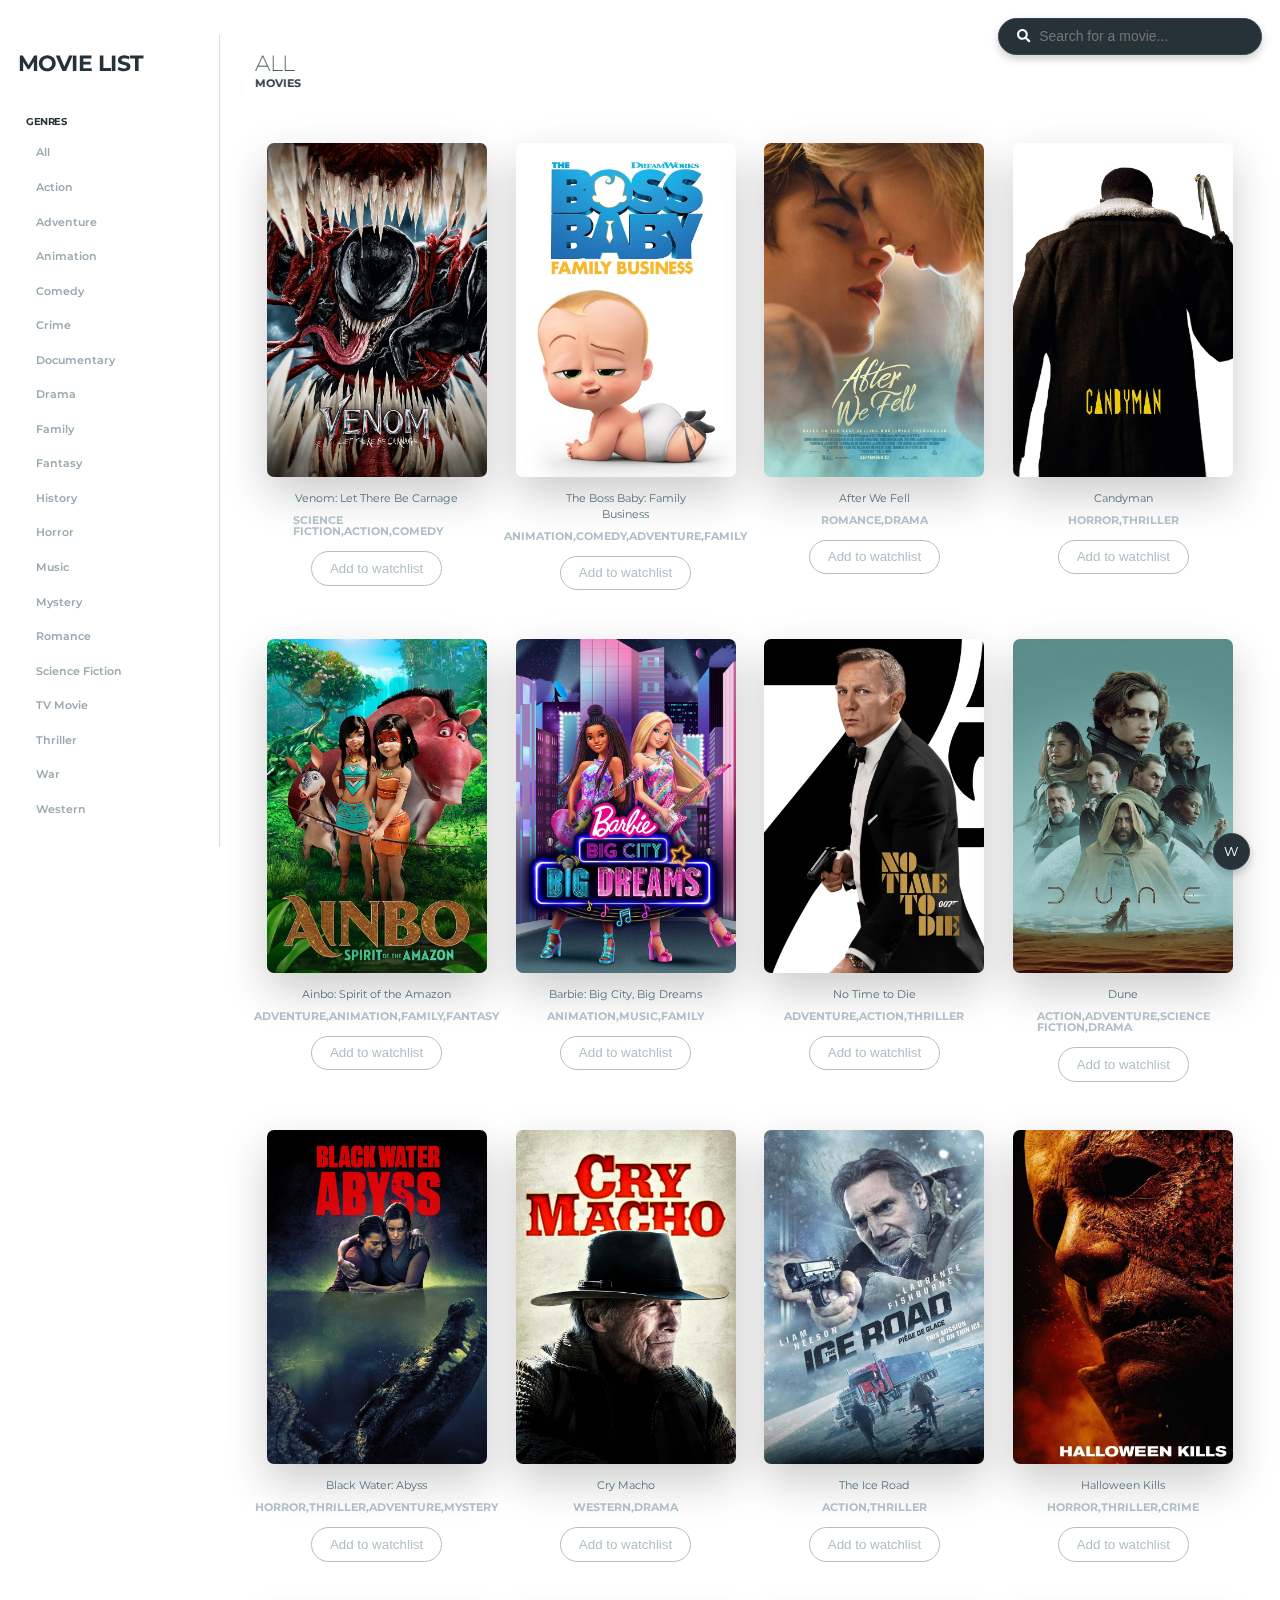
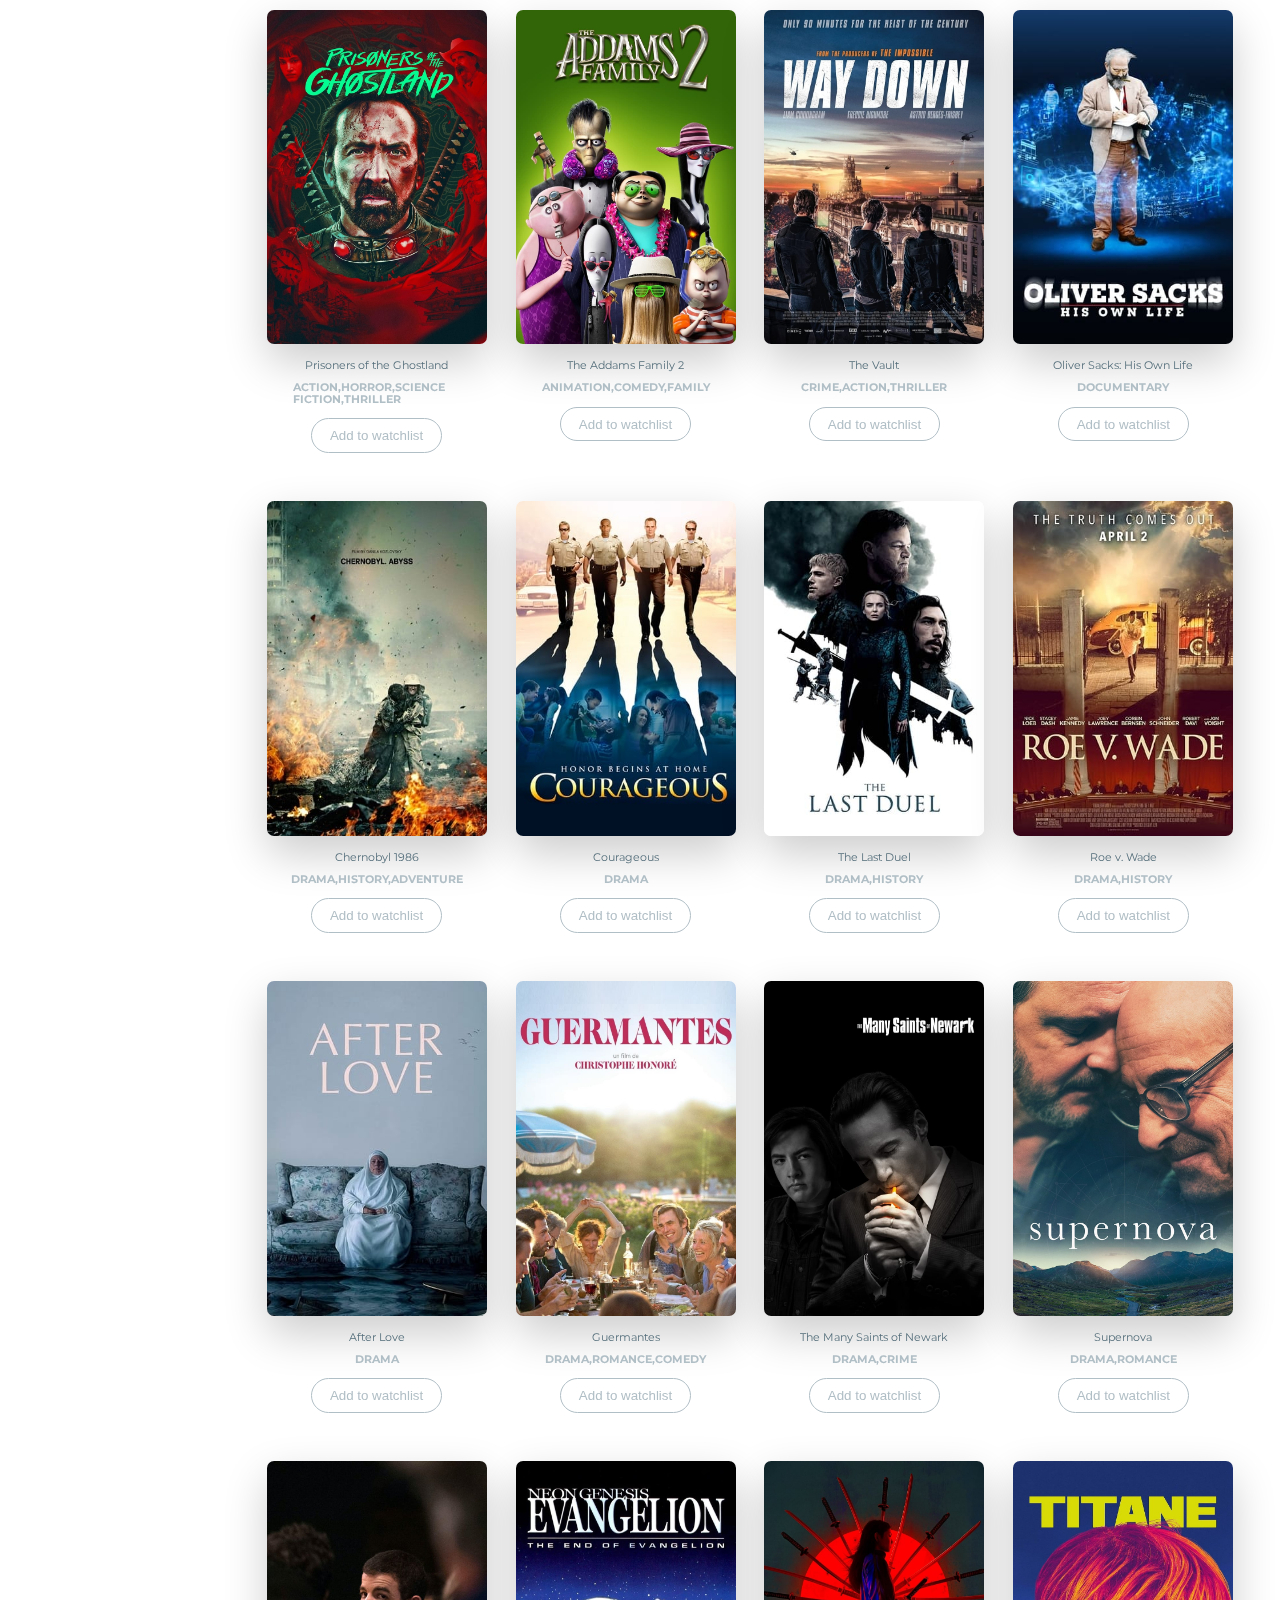
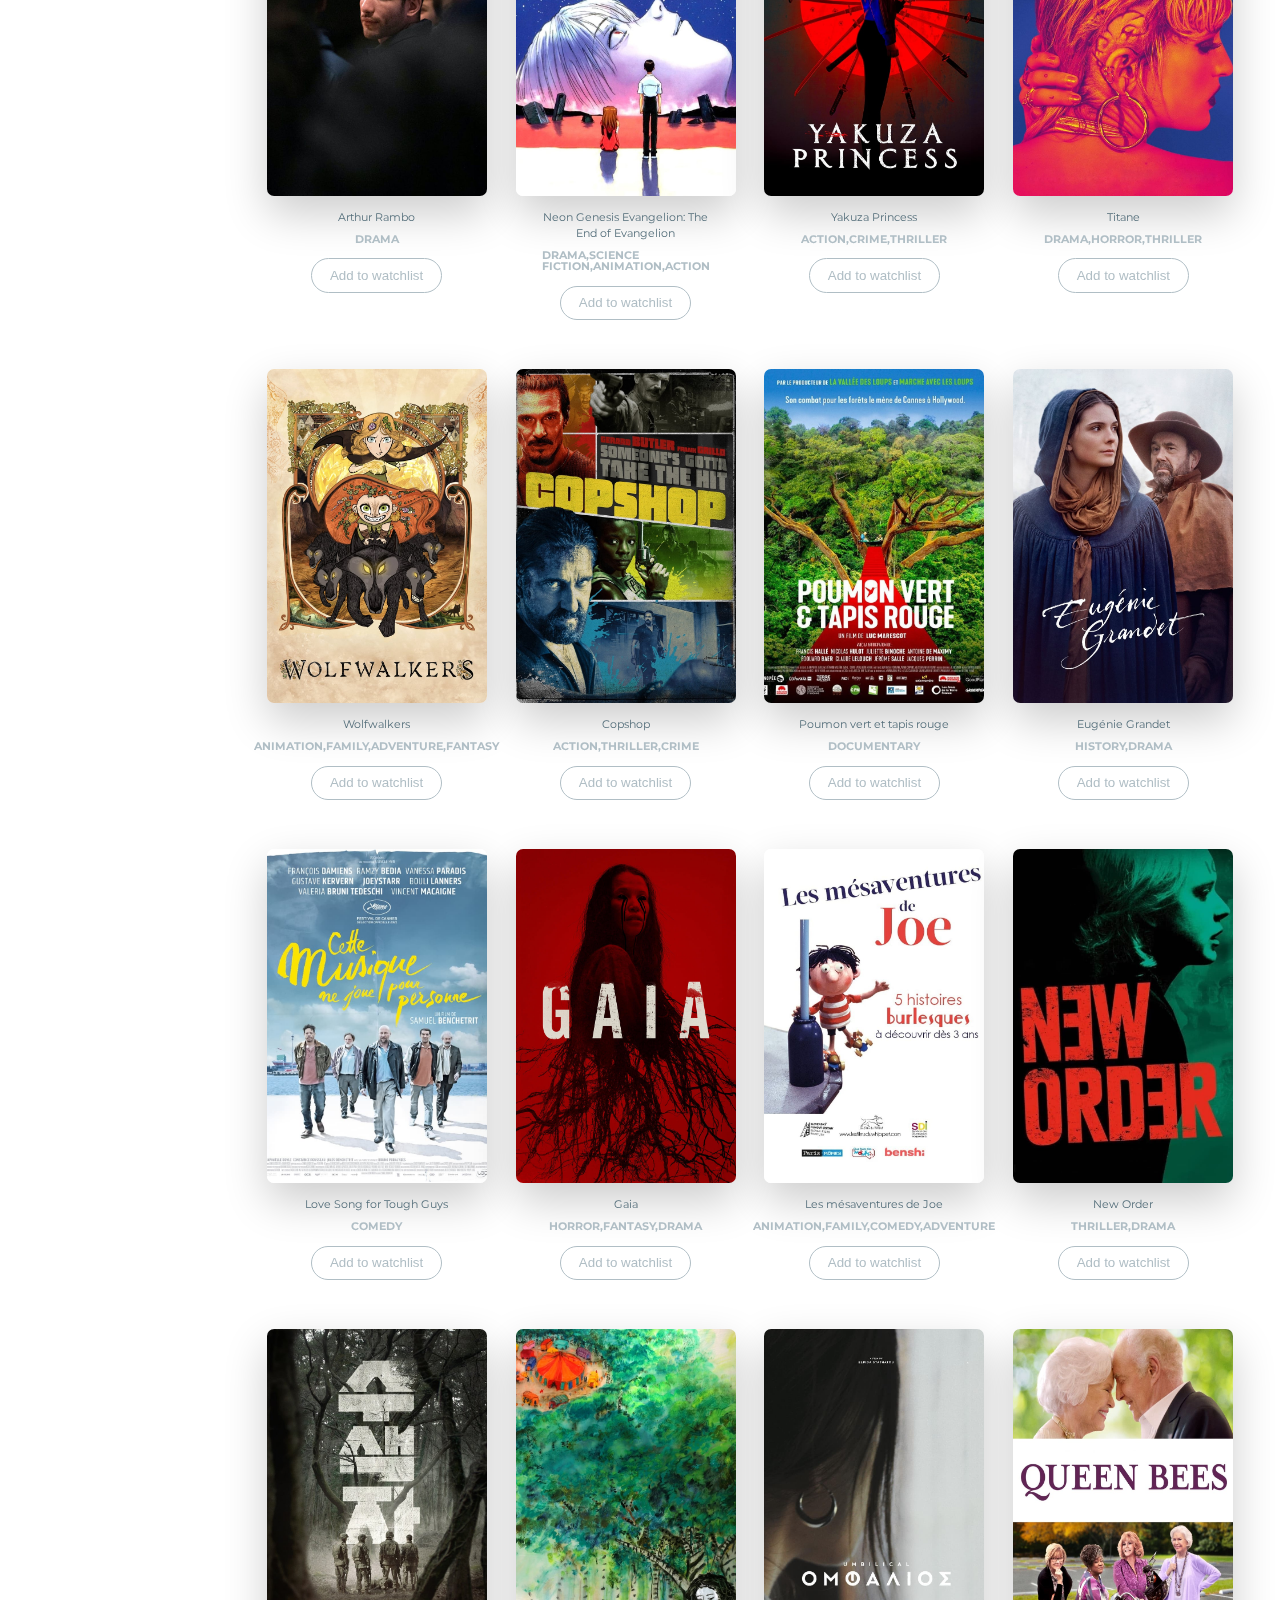
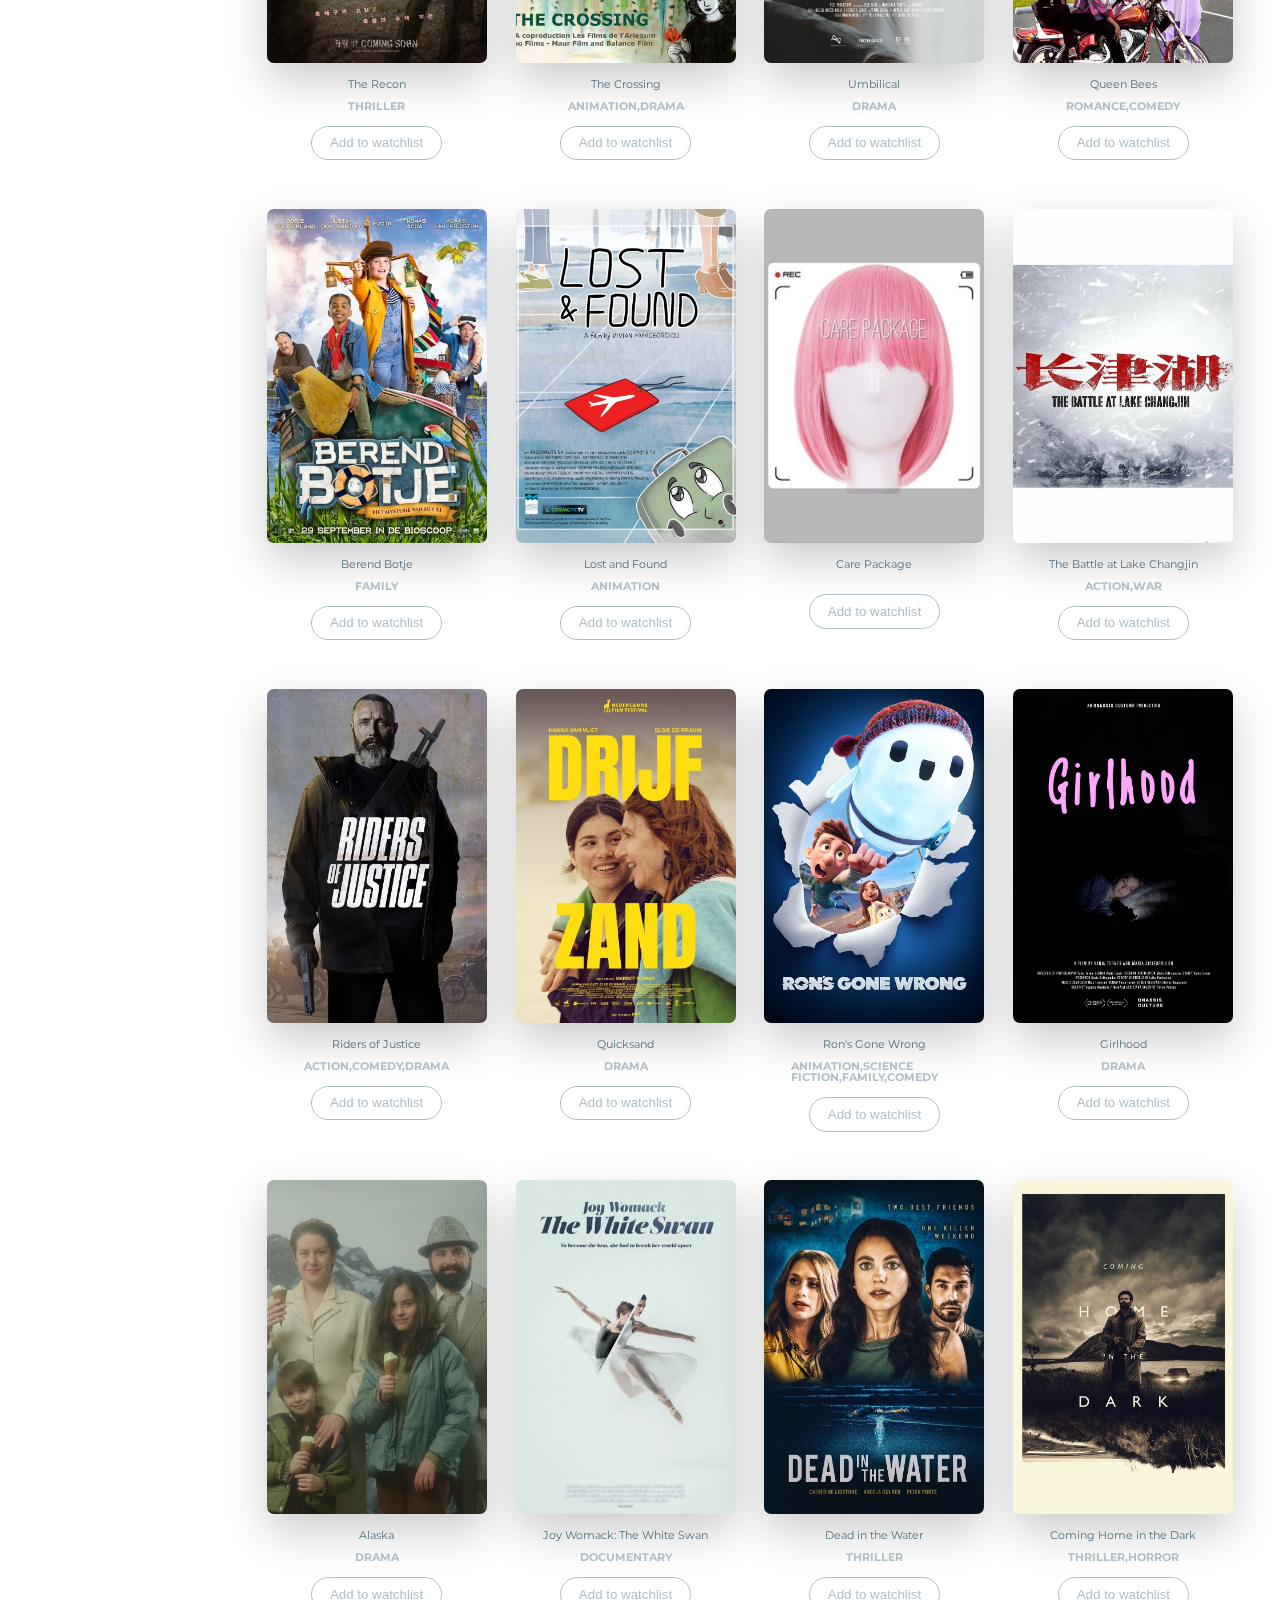
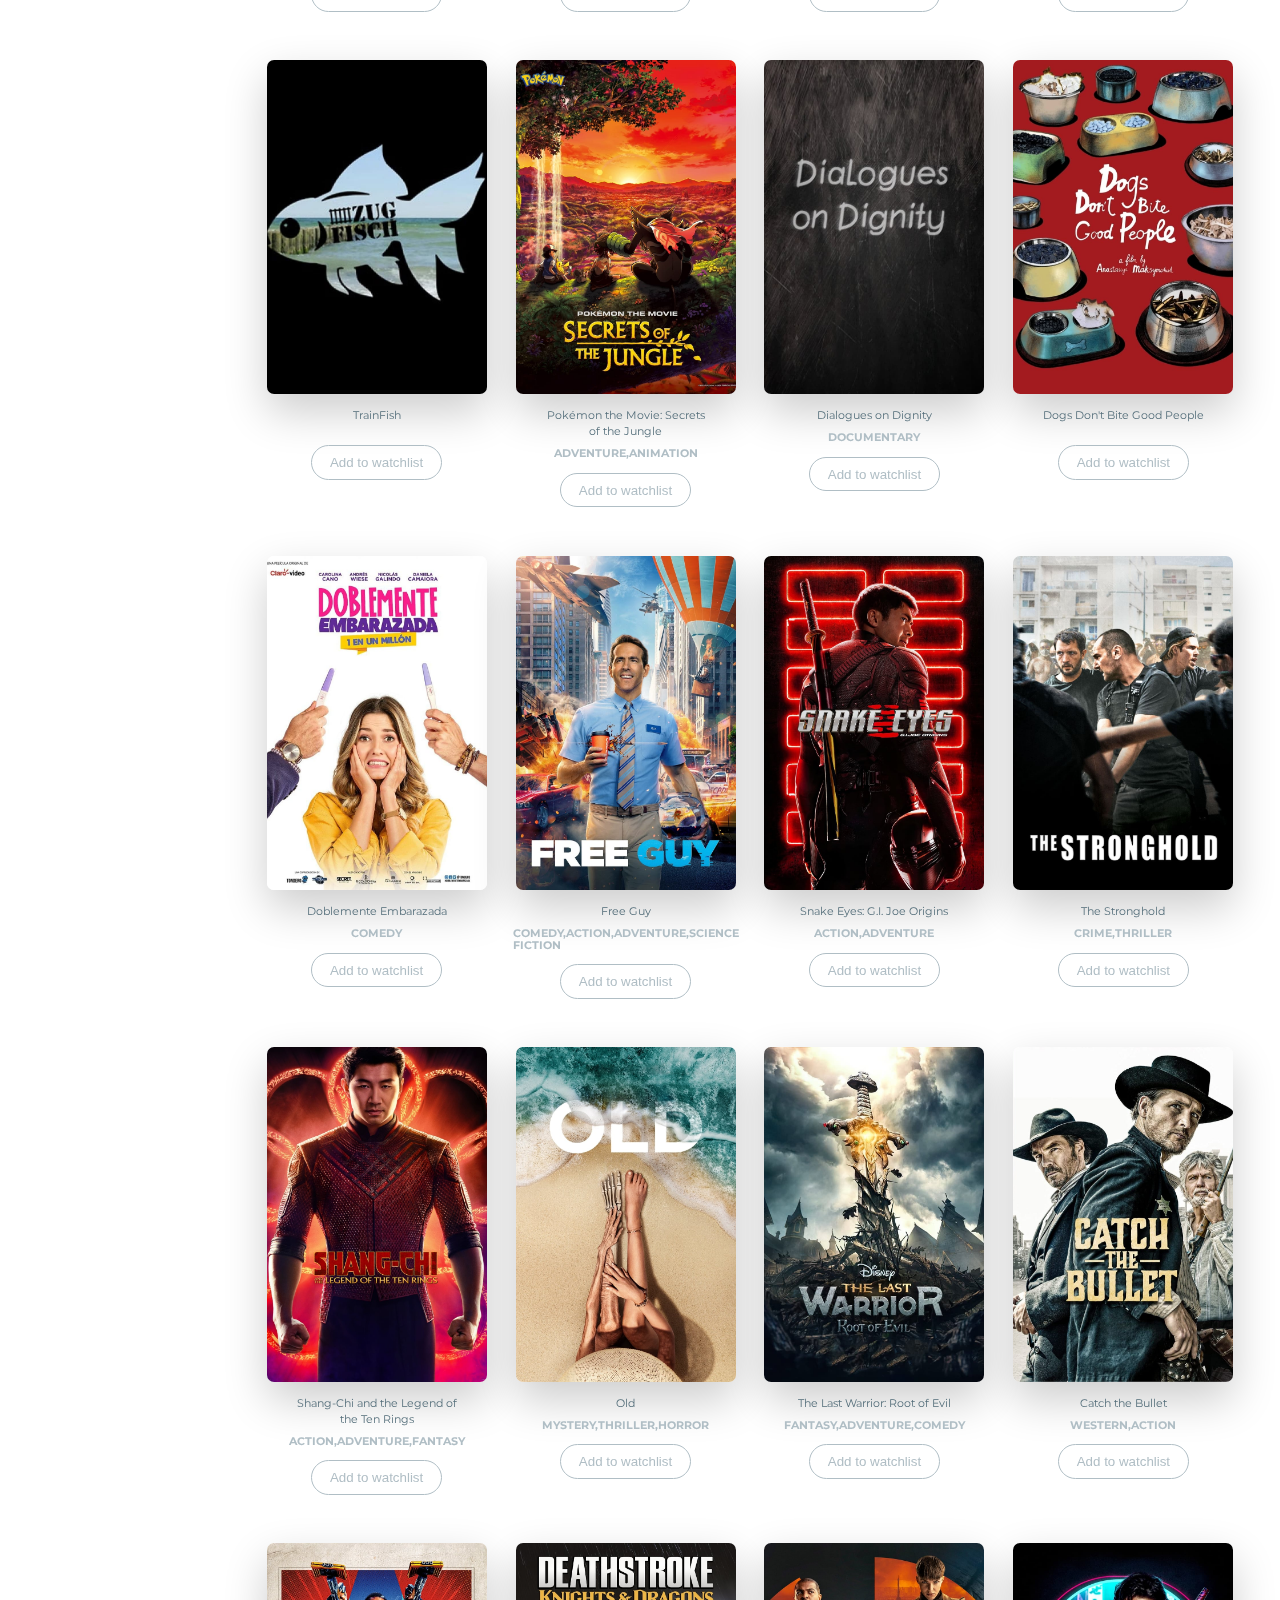
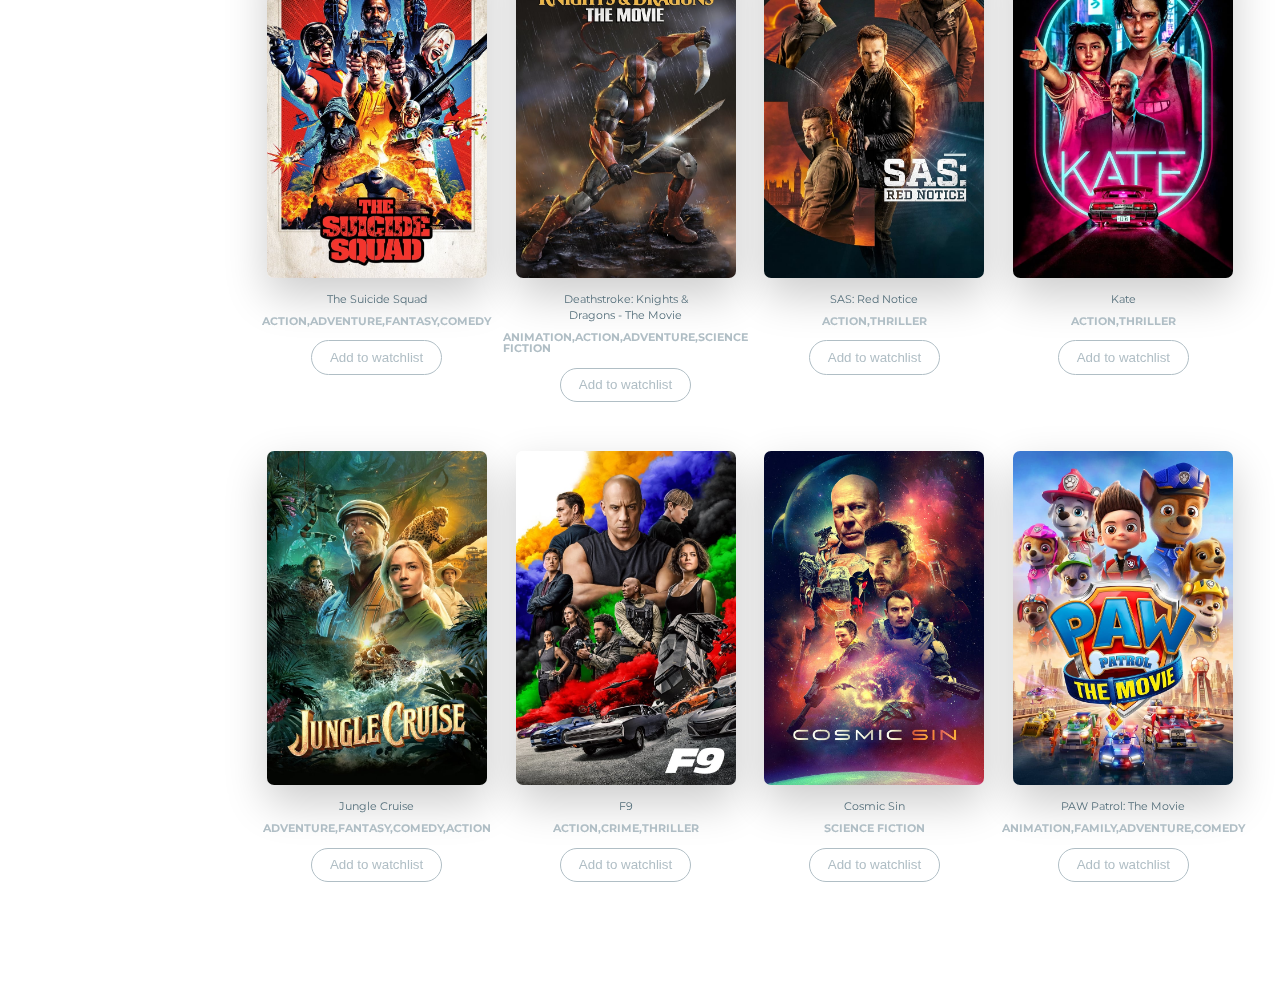
<file: index.html>
<!doctype html>
<html lang="en">

<head>
    <meta charset="utf-8" />
    <meta name="viewport" content="width=device-width,initial-scale=1,shrink-to-fit=no,maximum-scale=1,user-scalable=0" />
    <title>Movie Library</title>
    <link href="https://fonts.googleapis.com/css?family=Montserrat:300,400,500,600,700" rel="stylesheet" />
    <link href="css/main.css" rel="stylesheet">
</head>

<body>
    <div class="wrapper">
        <div style="position: sticky; top: 0px;">
            <div id="sidebar" class="sidebar">
                <div class="logo">Movie List</div>
                <h2 class="sidebar__title">Genres</h2>
                <a class="genre" href="#">
                    <div class="genre__item">All</div>
                </a>
                <a class="genre" href="#">
                    <div class="genre__item">Action</div>
                </a>
                <a class="genre" href="#">
                    <div class="genre__item">Adventure</div>
                </a>
                <a class="genre" href="#">
                    <div class="genre__item">Animation</div>
                </a>
                <a class="genre" href="#">
                    <div class="genre__item">Comedy</div>
                </a>
                <a class="genre" href="#">
                    <div class="genre__item">Crime</div>
                </a>
                <a class="genre" href="#">
                    <div class="genre__item">Documentary</div>
                </a>
                <a class="genre" href="#">
                    <div class="genre__item">Drama</div>
                </a>
                <a class="genre" href="#">
                    <div class="genre__item">Family</div>
                </a>
                <a class="genre" href="#">
                    <div class="genre__item">Fantasy</div>
                </a>
                <a class="genre" href="#">
                    <div class="genre__item">History</div>
                </a>
                <a class="genre" href="#">
                    <div class="genre__item">Horror</div>
                </a>
                <a class="genre" href="#">
                    <div class="genre__item">Music</div>
                </a>
                <a class="genre" href="#">
                    <div class="genre__item">Mystery</div>
                </a>
                <a class="genre" href="#">
                    <div class="genre__item">Romance</div>
                </a>
                <a class="genre" href="#">
                    <div class="genre__item">Science Fiction</div>
                </a>
                <a class="genre" href="#">
                    <div class="genre__item">TV Movie</div>
                </a>
                <a class="genre" href="#">
                    <div class="genre__item">Thriller</div>
                </a>
                <a class="genre" href="#">
                    <div class="genre__item">War</div>
                </a>
                <a class="genre" href="#">
                    <div class="genre__item">Western</div>
                </a>
            </div>
        </div>
        <div class="search">
            <form class="search__form">
                <button type="submit" class="search__button">
                    <svg aria-hidden="true"
                        focusable="false" data-prefix="fas" data-icon="search"
                        class="svg-inline--fa fa-search fa-w-16 fa-1x " role="img" xmlns="http://www.w3.org/2000/svg"
                        viewBox="0 0 512 512">
                        <path fill="currentColor"
                            d="M505 442.7L405.3 343c-4.5-4.5-10.6-7-17-7H372c27.6-35.3 44-79.7 44-128C416 93.1 322.9 0 208 0S0 93.1 0 208s93.1 208 208 208c48.3 0 92.7-16.4 128-44v16.3c0 6.4 2.5 12.5 7 17l99.7 99.7c9.4 9.4 24.6 9.4 33.9 0l28.3-28.3c9.4-9.4 9.4-24.6.1-34zM208 336c-70.7 0-128-57.2-128-128 0-70.7 57.2-128 128-128 70.7 0 128 57.2 128 128 0 70.7-57.2 128-128 128z">
                        </path>
                    </svg>
                </button>
                <input placeholder="Search for a movie..." id="search" class="search__input" value="">
            </form>
        </div>
        <div class="content">
            <div class="content__inner">
                <div class="content__title">
                    <h1>All</h1>
                    <h2>movies</h2>
                </div>
                <div class="movies">
                    <!-- <div class="movie">
                        <img src="img/peYRpielBbRHMGNYJnWyCsG7apA.jpg" class="movie__poster">
                        <div class="movie__info">
                            <h2 class="movie__title">Queen Bees</h2>
                            <h3 class="movie__genre">Romance, Comedy</h3>
                            <button class="movie__btn" type="button" data-id="553592">Add to watchlist</button>
                        </div>
                    </div>
                    <div class="movie">
                        <img src="img/peYRpielBbRHMGNYJnWyCsG7apA.jpg" class="movie__poster">
                        <div class="movie__info">
                            <h2 class="movie__title">Queen Bees</h2>
                            <h3 class="movie__genre">Romance, Comedy</h3>
                            <button class="movie__btn" type="button" data-id="553592">Add to watchlist</button>
                        </div>
                    </div>
                    <div class="movie">
                        <img src="img/peYRpielBbRHMGNYJnWyCsG7apA.jpg" class="movie__poster">
                        <div class="movie__info">
                            <h2 class="movie__title">Queen Bees</h2>
                            <h3 class="movie__genre">Romance, Comedy</h3>
                            <button class="movie__btn" type="button" data-id="553592">Add to watchlist</button>
                        </div>
                    </div>
                    <div class="movie">
                        <img src="img/peYRpielBbRHMGNYJnWyCsG7apA.jpg" class="movie__poster">
                        <div class="movie__info">
                            <h2 class="movie__title">Queen Bees</h2>
                            <h3 class="movie__genre">Romance, Comedy</h3>
                            <button class="movie__btn" type="button" data-id="553592">Add to watchlist</button>
                        </div>
                    </div>
                    <div class="movie">
                        <img src="img/peYRpielBbRHMGNYJnWyCsG7apA.jpg" class="movie__poster">
                        <div class="movie__info">
                            <h2 class="movie__title">Queen Bees</h2>
                            <h3 class="movie__genre">Romance, Comedy</h3>
                            <button class="movie__btn" type="button" data-id="553592">Add to watchlist</button>
                        </div>
                    </div>
                    <div class="movie">
                        <img src="img/peYRpielBbRHMGNYJnWyCsG7apA.jpg" class="movie__poster">
                        <div class="movie__info">
                            <h2 class="movie__title">Queen Bees</h2>
                            <h3 class="movie__genre">Romance, Comedy</h3>
                            <button class="movie__btn" type="button" data-id="553592">Add to watchlist</button>
                        </div>
                    </div>
                    <div class="movie">
                        <img src="img/peYRpielBbRHMGNYJnWyCsG7apA.jpg" class="movie__poster">
                        <div class="movie__info">
                            <h2 class="movie__title">Queen Bees</h2>
                            <h3 class="movie__genre">Romance, Comedy</h3>
                            <button class="movie__btn" type="button" data-id="553592">Add to watchlist</button>
                        </div>
                    </div>

                    <div class="movie">
                        <img src="img/peYRpielBbRHMGNYJnWyCsG7apA.jpg" class="movie__poster">
                        <div class="movie__info">
                            <h2 class="movie__title">Queen Bees</h2>
                            <h3 class="movie__genre">Romance, Comedy</h3>
                            <button class="movie__btn" type="button" data-id="553592">Add to watchlist</button>
                        </div>
                    </div>
                    <div class="movie">
                        <img src="img/peYRpielBbRHMGNYJnWyCsG7apA.jpg" class="movie__poster">
                        <div class="movie__info">
                            <h2 class="movie__title">Queen Bees</h2>
                            <h3 class="movie__genre">Romance, Comedy</h3>
                            <button class="movie__btn" type="button" data-id="553592">Add to watchlist</button>
                        </div>
                    </div>
                    <div class="movie">
                        <img src="img/peYRpielBbRHMGNYJnWyCsG7apA.jpg" class="movie__poster">
                        <div class="movie__info">
                            <h2 class="movie__title">Queen Bees</h2>
                            <h3 class="movie__genre">Romance, Comedy</h3>
                            <button class="movie__btn" type="button" data-id="553592">Add to watchlist</button>
                        </div>
                    </div>

                    <div class="movie">
                        <img src="img/peYRpielBbRHMGNYJnWyCsG7apA.jpg" class="movie__poster">
                        <div class="movie__info">
                            <h2 class="movie__title">Queen Bees</h2>
                            <h3 class="movie__genre">Romance, Comedy</h3>
                            <button class="movie__btn" type="button" data-id="553592">Add to watchlist</button>
                        </div>
                    </div>
                    <div class="movie">
                        <img src="img/peYRpielBbRHMGNYJnWyCsG7apA.jpg" class="movie__poster">
                        <div class="movie__info">
                            <h2 class="movie__title">Queen Bees</h2>
                            <h3 class="movie__genre">Romance, Comedy</h3>
                            <button class="movie__btn" type="button" data-id="553592">Add to watchlist</button>
                        </div>
                    </div>
                    <div class="movie">
                        <img src="img/peYRpielBbRHMGNYJnWyCsG7apA.jpg" class="movie__poster">
                        <div class="movie__info">
                            <h2 class="movie__title">Queen Bees</h2>
                            <h3 class="movie__genre">Romance, Comedy</h3>
                            <button class="movie__btn" type="button" data-id="553592">Add to watchlist</button>
                        </div>
                    </div>

                    <div class="movie">
                        <img src="img/peYRpielBbRHMGNYJnWyCsG7apA.jpg" class="movie__poster">
                        <div class="movie__info">
                            <h2 class="movie__title">Queen Bees</h2>
                            <h3 class="movie__genre">Romance, Comedy</h3>
                            <button class="movie__btn" type="button" data-id="553592">Add to watchlist</button>
                        </div>
                    </div>
                    <div class="movie">
                        <img src="img/peYRpielBbRHMGNYJnWyCsG7apA.jpg" class="movie__poster">
                        <div class="movie__info">
                            <h2 class="movie__title">Queen Bees</h2>
                            <h3 class="movie__genre">Romance, Comedy</h3>
                            <button class="movie__btn" type="button" data-id="553592">Add to watchlist</button>
                        </div>
                    </div>
                    <div class="movie">
                        <img src="img/peYRpielBbRHMGNYJnWyCsG7apA.jpg" class="movie__poster">
                        <div class="movie__info">
                            <h2 class="movie__title">Queen Bees</h2>
                            <h3 class="movie__genre">Romance, Comedy</h3>
                            <button class="movie__btn" type="button" data-id="553592">Add to watchlist</button>
                        </div>
                    </div>
                    <div class="movie">
                        <img src="img/peYRpielBbRHMGNYJnWyCsG7apA.jpg" class="movie__poster">
                        <div class="movie__info">
                            <h2 class="movie__title">Queen Bees</h2>
                            <h3 class="movie__genre">Romance, Comedy</h3>
                            <button class="movie__btn" type="button" data-id="553592">Add to watchlist</button>
                        </div>
                    </div>
                    <div class="movie">
                        <img src="img/peYRpielBbRHMGNYJnWyCsG7apA.jpg" class="movie__poster">
                        <div class="movie__info">
                            <h2 class="movie__title">Queen Bees</h2>
                            <h3 class="movie__genre">Romance, Comedy</h3>
                            <button class="movie__btn" type="button" data-id="553592">Add to watchlist</button>
                        </div>
                    </div>

                    <div class="movie">
                        <img src="img/peYRpielBbRHMGNYJnWyCsG7apA.jpg" class="movie__poster">
                        <div class="movie__info">
                            <h2 class="movie__title">Queen Bees</h2>
                            <h3 class="movie__genre">Romance, Comedy</h3>
                            <button class="movie__btn" type="button" data-id="553592">Add to watchlist</button>
                        </div>
                    </div>
                    <div class="movie">
                        <img src="img/peYRpielBbRHMGNYJnWyCsG7apA.jpg" class="movie__poster">
                        <div class="movie__info">
                            <h2 class="movie__title">Queen Bees</h2>
                            <h3 class="movie__genre">Romance, Comedy</h3>
                            <button class="movie__btn" type="button" data-id="553592">Add to watchlist</button>
                        </div>
                    </div> -->
                </div>
            </div>
        </div>
    </div>

    <a href="watchlist.html" class="watchlist">W</a>
    <script src="js/main.js"></script>
</body>

</html>
</file>
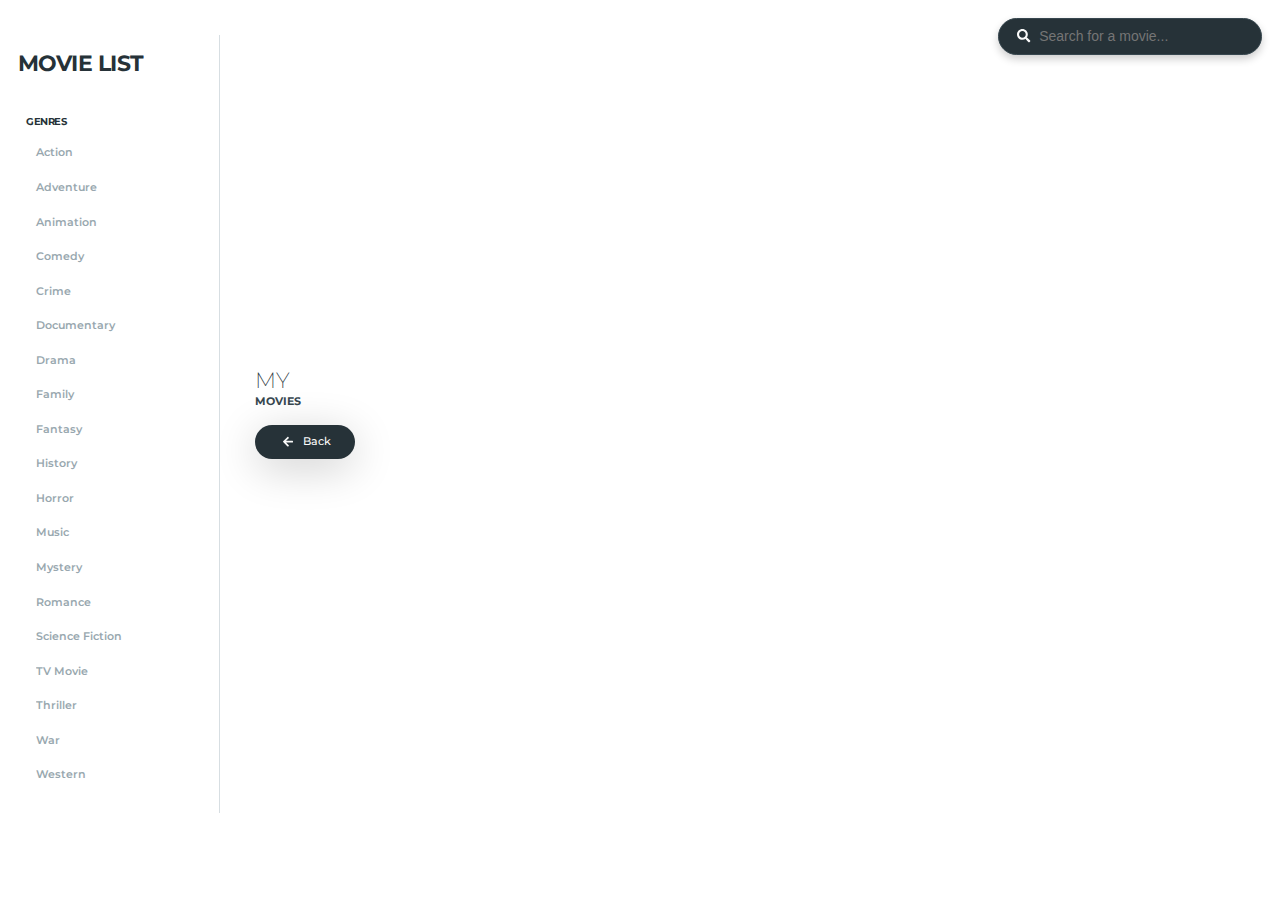
<file: watchlist.html>
<!doctype html>
<html lang="en">

<head>
    <meta charset="utf-8" />
    <meta name="viewport" content="width=device-width,initial-scale=1,shrink-to-fit=no,maximum-scale=1,user-scalable=0" />
    <title>Movie Library</title>
    <link href="https://fonts.googleapis.com/css?family=Montserrat:300,400,500,600,700" rel="stylesheet" />
    <link href="css/main.css" rel="stylesheet">
</head>

<body>
    <div class="wrapper">
        <div style="position: sticky; top: 0px;">
            <div class="sidebar">
                <div class="logo">Movie List</div>
                <h2 class="sidebar__title">Genres</h2>
                <a class="genre" href="#">
                    <div class="genre__item">Action</div>
                </a>
                <a class="genre" href="#">
                    <div class="genre__item">Adventure</div>
                </a>
                <a class="genre" href="#">
                    <div class="genre__item">Animation</div>
                </a>
                <a class="genre" href="#">
                    <div class="genre__item">Comedy</div>
                </a>
                <a class="genre" href="#">
                    <div class="genre__item">Crime</div>
                </a>
                <a class="genre" href="#">
                    <div class="genre__item">Documentary</div>
                </a>
                <a class="genre" href="#">
                    <div class="genre__item">Drama</div>
                </a>
                <a class="genre" href="#">
                    <div class="genre__item">Family</div>
                </a>
                <a class="genre" href="#">
                    <div class="genre__item">Fantasy</div>
                </a>
                <a class="genre" href="#">
                    <div class="genre__item">History</div>
                </a>
                <a class="genre" href="#">
                    <div class="genre__item">Horror</div>
                </a>
                <a class="genre" href="#">
                    <div class="genre__item">Music</div>
                </a>
                <a class="genre" href="#">
                    <div class="genre__item">Mystery</div>
                </a>
                <a class="genre" href="#">
                    <div class="genre__item">Romance</div>
                </a>
                <a class="genre" href="#">
                    <div class="genre__item">Science Fiction</div>
                </a>
                <a class="genre" href="#">
                    <div class="genre__item">TV Movie</div>
                </a>
                <a class="genre" href="#">
                    <div class="genre__item">Thriller</div>
                </a>
                <a class="genre" href="#">
                    <div class="genre__item">War</div>
                </a>
                <a class="genre" href="#">
                    <div class="genre__item">Western</div>
                </a>
            </div>
        </div>
        <div class="search">
            <form class="search__form">
                <button type="submit" class="search__button">
                    <svg aria-hidden="true"
                        focusable="false" data-prefix="fas" data-icon="search"
                        class="svg-inline--fa fa-search fa-w-16 fa-1x " role="img" xmlns="http://www.w3.org/2000/svg"
                        viewBox="0 0 512 512">
                        <path fill="currentColor"
                            d="M505 442.7L405.3 343c-4.5-4.5-10.6-7-17-7H372c27.6-35.3 44-79.7 44-128C416 93.1 322.9 0 208 0S0 93.1 0 208s93.1 208 208 208c48.3 0 92.7-16.4 128-44v16.3c0 6.4 2.5 12.5 7 17l99.7 99.7c9.4 9.4 24.6 9.4 33.9 0l28.3-28.3c9.4-9.4 9.4-24.6.1-34zM208 336c-70.7 0-128-57.2-128-128 0-70.7 57.2-128 128-128 70.7 0 128 57.2 128 128 0 70.7-57.2 128-128 128z">
                        </path>
                    </svg>
                </button>
                <input placeholder="Search for a movie..." id="search" class="search__input" value="">
            </form>
        </div>
        <div class="content">
            <div class="content__inner">
                <div class="content__title">
                    <h1>My</h1>
                    <h2>movies</h2>
                </div>
                <a class="btn-back" href="index.html">
                    <svg aria-hidden="true" focusable="false" data-prefix="fas" data-icon="arrow-left" class="svg-inline--fa fa-arrow-left fa-w-14 fa-1x " role="img" xmlns="http://www.w3.org/2000/svg" viewBox="0 0 448 512" style="margin-right: 10px;"><path fill="currentColor" d="M257.5 445.1l-22.2 22.2c-9.4 9.4-24.6 9.4-33.9 0L7 273c-9.4-9.4-9.4-24.6 0-33.9L201.4 44.7c9.4-9.4 24.6-9.4 33.9 0l22.2 22.2c9.5 9.5 9.3 25-.4 34.3L136.6 216H424c13.3 0 24 10.7 24 24v32c0 13.3-10.7 24-24 24H136.6l120.5 114.8c9.8 9.3 10 24.8.4 34.3z"></path></svg>
                    Back
                </a>
                <div class="movies" id="cart-items">
                    <!-- <div class="movie">
                        <img src="img/peYRpielBbRHMGNYJnWyCsG7apA.jpg" class="movie__poster">
                        <div class="movie__info">
                            <h2 class="movie__title">Queen Bees</h2>
                            <h3 class="movie__genre">Romance, Comedy</h3>
                            <button class="movie__btn" type="button" data-id="553592">Remove from watchlist</button>
                        </div>
                    </div> -->
                </div>
            </div>
        </div>
    </div>

    <script src="js/main.js"></script>
</body>

</html>
</file>
<file: css/main.css>
*, ::before, ::after {
    box-sizing: inherit;
    -webkit-font-smoothing: antialiased;
}

* {
    margin: 0px;
    padding: 0px;
}

html {
    font-size: 62.5%;
    box-sizing: border-box;
    --color-primary: #37474f;
    --color-primary-dark: #263238;
    --color-primary-light: #546e7a;
    --color-primary-lighter: #b0bec5;
    --text-color: #fafafa;
    --link-color: #444444;
    --border-color: rgba(176,190,197,0.5);
    --shadow-color: rgba(0,0,0,0.2);
    --shadow-color-dark: rgba(0,0,0,0.25);
}

body {
    font-family: Montserrat, sans-serif;
    font-weight: 400;
    line-height: 1.6;
}

.wrapper {
    display: flex;
    flex-direction: row;
    position: relative;
    align-items: flex-start;
    height: 100%;
    width: 100%;
    user-select: none;
}

.search {
    position: absolute;
    top: 0px;
    right: 0px;
    padding: 2rem;
}

.search__form {
    position: relative;
    display: flex;
    -webkit-box-align: center;
    align-items: center;
    -webkit-box-pack: center;
    justify-content: center;
    box-shadow: 0 4px 8px var(--shadow-color);
    background-color: var(--color-primary-dark);
    border: 1px solid var(--color-primary);
    width: 30rem;
    cursor: auto;
    padding: 2rem;
    height: 2rem;
    outline: none;
    border-radius: 10rem;
    transition: all 300ms cubic-bezier(0.645, 0.045, 0.355, 1) 0s;
}

.search__button {
    line-height: 1;
    pointer-events: auto;
    cursor: pointer;
    background-color: transparent;
    border: none;
    outline: none;
    color: var(--text-color);
}

.search__input {
    font-size: 14px;
    line-height: 1;
    font-weight: 300;
    background-color: transparent;
    width: 100%;
    margin-left: 1rem;
    color: var(--text-color);
    border: none;
    transition: all 300ms cubic-bezier(0.645, 0.045, 0.355, 1) 0s;
}

.sidebar {
    display: flex;
    flex-direction: column;
    width: 25rem;
    padding: 2rem;
    margin-top: 4rem;
    color: var(--color-primary-dark);
    border-right: 1px solid var(--border-color);
}

.logo {
    font-size: 2.5rem;
    font-weight: 700;
    line-height: 1;
    color: var(--color-primary-dark);
    letter-spacing: -0.5px;
    text-transform: uppercase;
    margin-bottom: 0.5rem;
}

.sidebar__title {
    font-weight: 700;
    font-size: 1.1rem;
    text-transform: uppercase;
    letter-spacing: -0.5px;
    margin: 0px 0px 1rem 1rem;
}

.sidebar__title:not(:first-child) {
    margin-top: 4rem;
}

.genre {
    text-decoration: none;
    display: block;
    outline: none;
    margin-bottom: 0.5rem;
}

.genre__item {
    width: 100%;
    display: flex;
    -webkit-box-align: center;
    align-items: center;
    padding: 1rem 2rem;
    font-size: 1.2rem;
    font-weight: 600;
    line-height: 1;
    opacity: 0.6;
    color: var(--color-primary-light);
    border: 1px solid transparent;
    border-radius: 2rem;
    text-decoration: none;
    cursor: pointer;
    transition: all 100ms cubic-bezier(0.075, 0.82, 0.165, 1) 0s;
}

.genre__item:hover {
    opacity: 1;
    color: var(--color-primary-dark);
    border: 1px solid;
    text-decoration: none;
}

.content {
    width: 100%;
    height: 100%;
    min-height: 100vh;
    display: flex;
    flex-direction: column;
    -webkit-box-align: center;
    align-items: center;
    -webkit-box-pack: center;
    justify-content: center;
    padding: 6rem 4rem;
}

.content__inner {
    display: flex;
    width: 100%;
    flex-direction: column;
}

.content__title {
    margin-bottom: 2rem;
}

.content__title h1 {
    font-size: 2.5rem;
    font-weight: 200;
    line-height: 1;
    color: var(--color-primary-dark);
    letter-spacing: -0.5px;
    text-transform: uppercase;
    margin-bottom: 0.5rem;
}

.content__title h2 {
    text-transform: uppercase;
    line-height: 1;
    color: var(--color-primary);
    font-size: 1.2rem;
    font-weight: 700;
}

.movies,.movies-watchlist{
    display: grid;
    grid-template-columns: repeat(auto-fit, minmax(10rem, 25rem));
    place-content: space-between space-evenly;
    -webkit-box-align: start;
    align-items: start;
    padding: 4rem 0px;
    gap: 4rem 2rem;
}

.movie {
    display: flex;
    flex-direction: column;
    text-decoration: none;
    background-color: transparent;
    border-radius: 0.8rem;
    position: relative;
    transition: all 300ms cubic-bezier(0.215, 0.61, 0.355, 1) 0s;
}

.movie__poster {
    width: 100%;
    height: 38rem;
    object-fit: cover;
    border-radius: 0.8rem;
    box-shadow: 0rem 2rem 5rem var(--shadow-color);
    transition: all 100ms cubic-bezier(0.645, 0.045, 0.355, 1) 0s;
}

.movie__info {
    display: flex;
    flex-direction: column;
    -webkit-box-pack: justify;
    justify-content: space-between;
    -webkit-box-align: center;
    align-items: center;
    padding: 1.5rem 3rem;
}

.movie__title {
    text-align: center;
    font-size: 1.3rem;
    font-weight: 400;
    color: var(--color-primary-light);
    margin-bottom: 1rem;
    line-height: 1.4;
    transition: color 300ms cubic-bezier(0.645, 0.045, 0.355, 1) 0s;
}

.movie__genre {
    font-weight: 700;
    line-height: 1;
    text-transform: uppercase;
    color: var(--color-primary-lighter);
    font-size: 1.3rem;
}

.movie__btn,.remove__btn {
    background: transparent;
    padding: 1rem 2rem;
    color: var(--color-primary-lighter);
    border: 1px solid;
    border-radius: 2rem;
    margin-top: 1.5rem;
    cursor: pointer;
    transition: all 300ms cubic-bezier(0.215, 0.61, 0.355, 1) 0s;
}

.movie__btn:hover,.remove__btn:hover  {
    color: var(--color-primary-dark);
    background: #fff;
}

.movie:hover {
    transform: scale(1.03);
}

.movie:hover .movie__poster {
    border-radius: 0.8rem 0.8rem 0rem 0rem;
    box-shadow: none;
}

.movie:hover::after {
    transform: scaleY(1);
    opacity: 1;
}

.movie::after {
    content: "";
    position: absolute;
    top: 0px;
    left: 0px;
    width: 100%;
    height: 100%;
    border-radius: 0.8rem;
    transform: scaleY(0);
    transform-origin: center top;
    opacity: 0;
    background-color: var(--color-primary);
    z-index: -99;
    box-shadow: 0rem 2rem 5rem var(--shadow-color-dark);
    transition: all 100ms cubic-bezier(0.215, 0.61, 0.355, 1) 0s;
}

.movie:hover .movie__title {
    color: var(--text-color);
}

.watchlist {
    position: fixed;
    bottom: 30px;
    right: 30px;
    display: flex;
    -webkit-box-align: center;
    align-items: center;
    -webkit-box-pack: center;
    justify-content: center;
    box-shadow: 0 4px 8px var(--shadow-color);
    background-color: var(--color-primary-dark);
    border: 1px solid var(--color-primary);
    width: 2rem;
    cursor: pointer;
    padding: 2rem;
    height: 2rem;
    outline: none;
    border-radius: 10rem;
    transition: all 300ms cubic-bezier(0.645, 0.045, 0.355, 1) 0s;
    color: #fff;
    text-decoration: none;
    font-size: 1.5rem;
}

.btn-back {
    display: flex;
    flex-direction: row;
    -webkit-box-align: center;
    align-items: center;
    text-decoration: none;
    outline: none;
    cursor: pointer;
    padding: 1.2rem 3rem;
    line-height: 1;
    font-weight: 500;
    font-size: 1.3rem;
    width: 100px;
    -webkit-box-flex: 0;
    flex-grow: 0;
    color: var(--text-color);
    border: 1px solid transparent;
    background-color: var(--color-primary-dark);
    border-radius: 5rem;
    box-shadow: 0 1rem 5rem var(--shadow-color);
    transition: all 600ms cubic-bezier(0.075, 0.82, 0.165, 1) 0s;
}

svg:not(:root).svg-inline--fa {
    overflow: visible;
}

.svg-inline--fa.fa-w-14 {
    width: 0.875em;
}

.fa-1x {
    font-size: 1em;
}

.svg-inline--fa {
    display: inline-block;
    font-size: inherit;
    height: 1em;
    overflow: visible;
    vertical-align: -0.125em;
}

@media only screen and (max-width: 97em) {
    html {
        font-size: 57.5%;
    }

}

@media only screen and (max-width: 80em) {
    html {
        font-size: 55%;
    }
}
</file>
